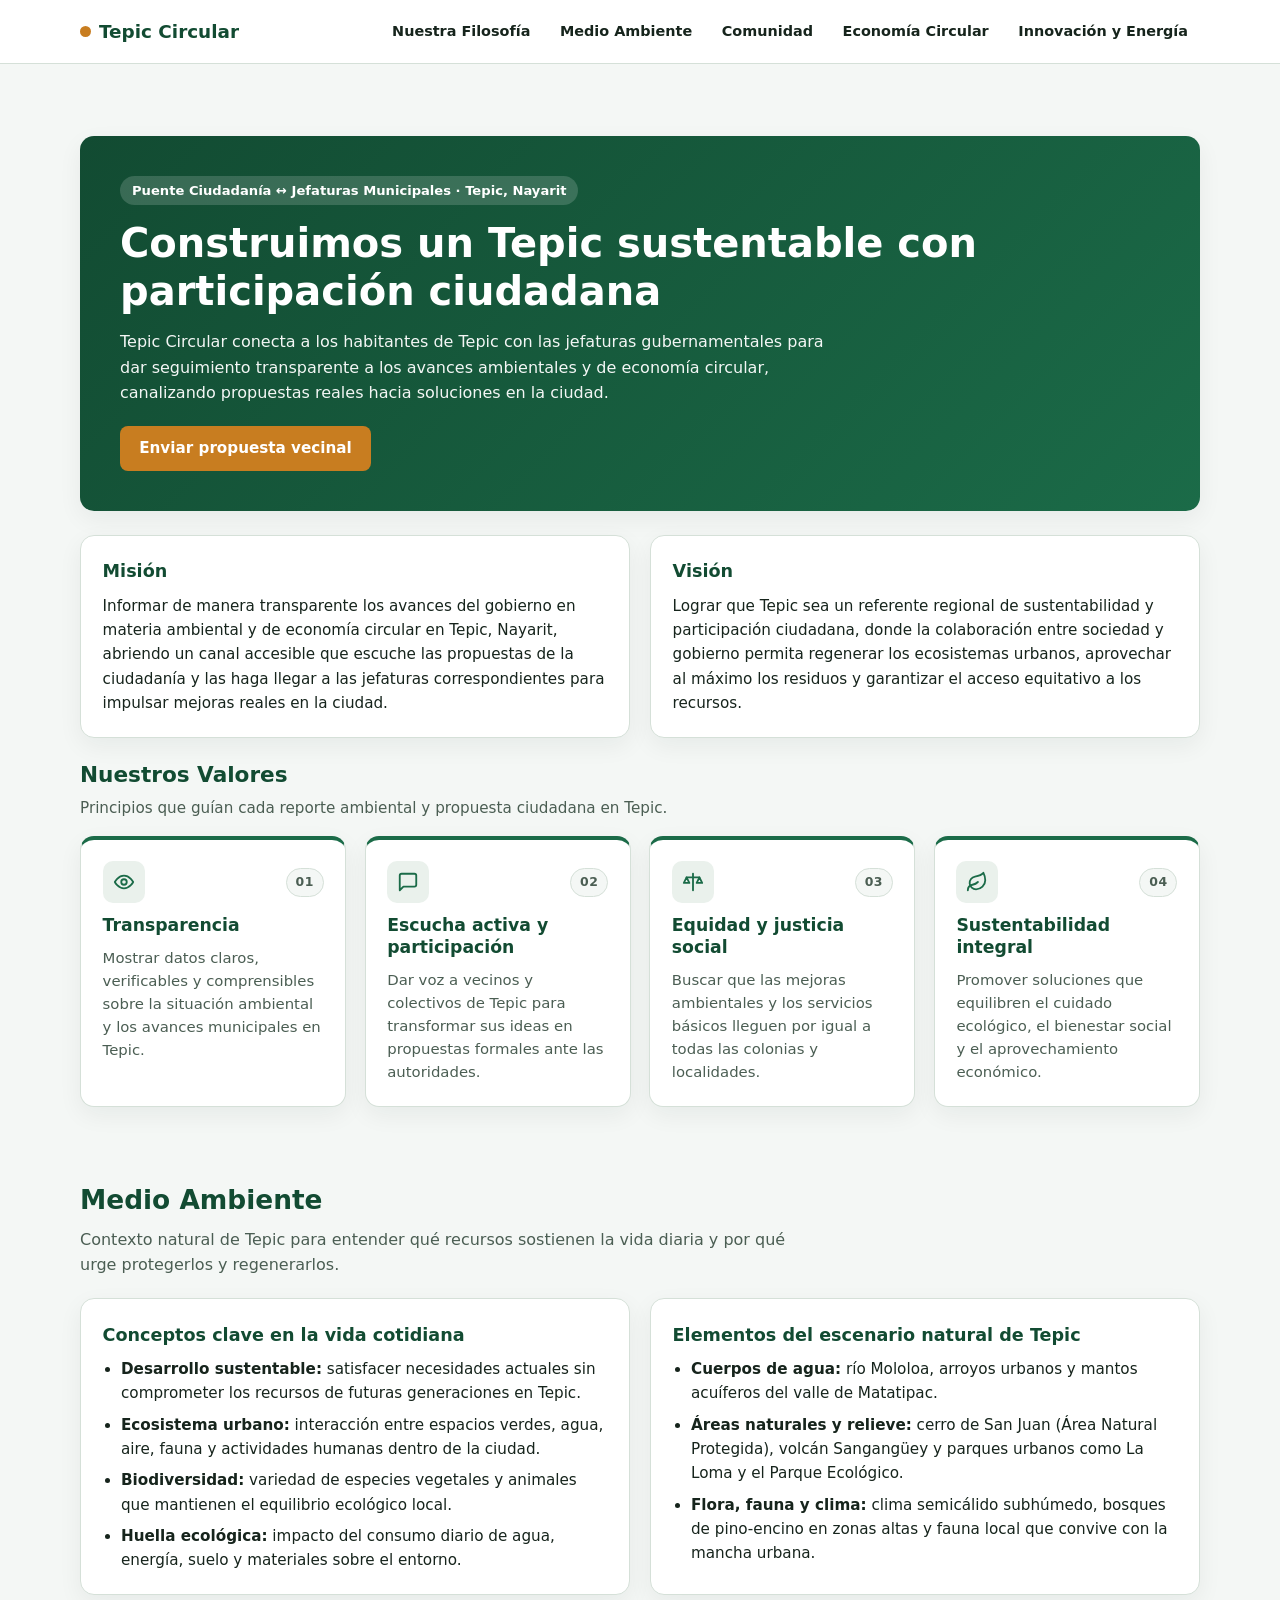
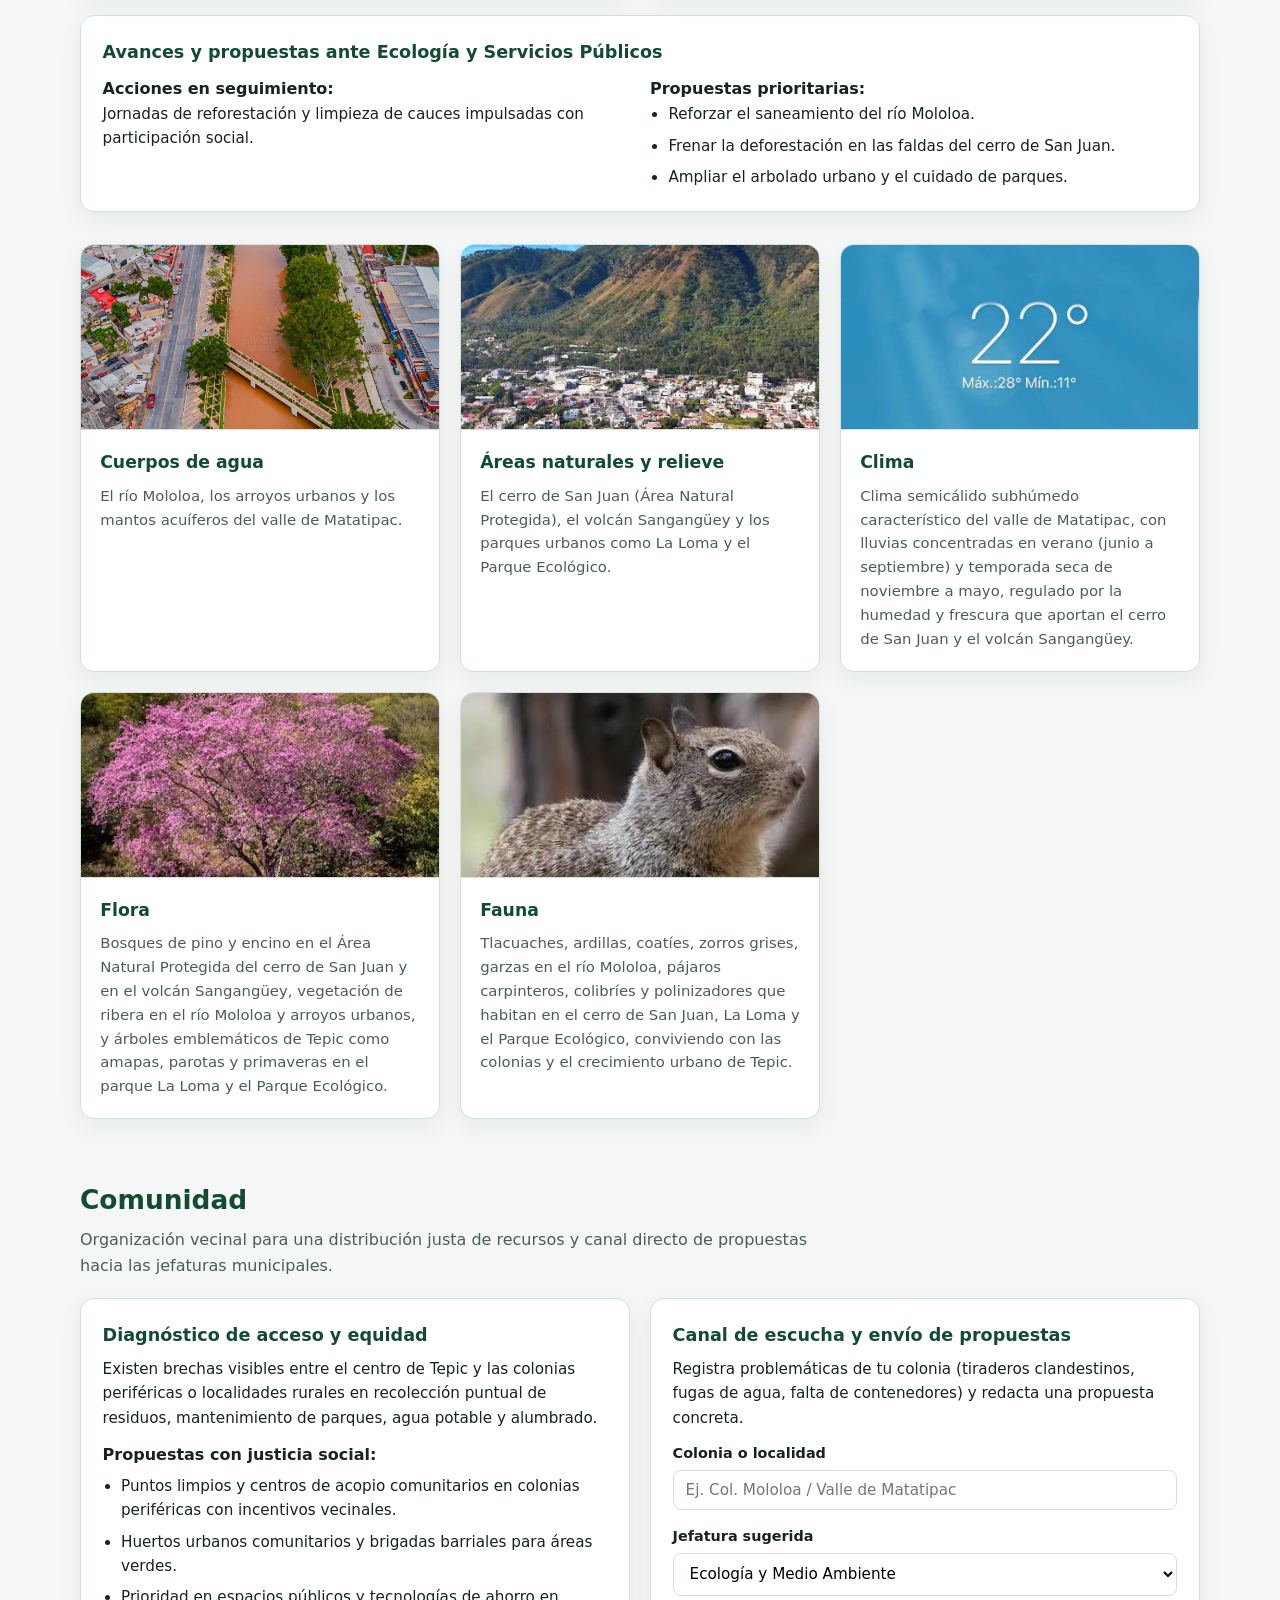
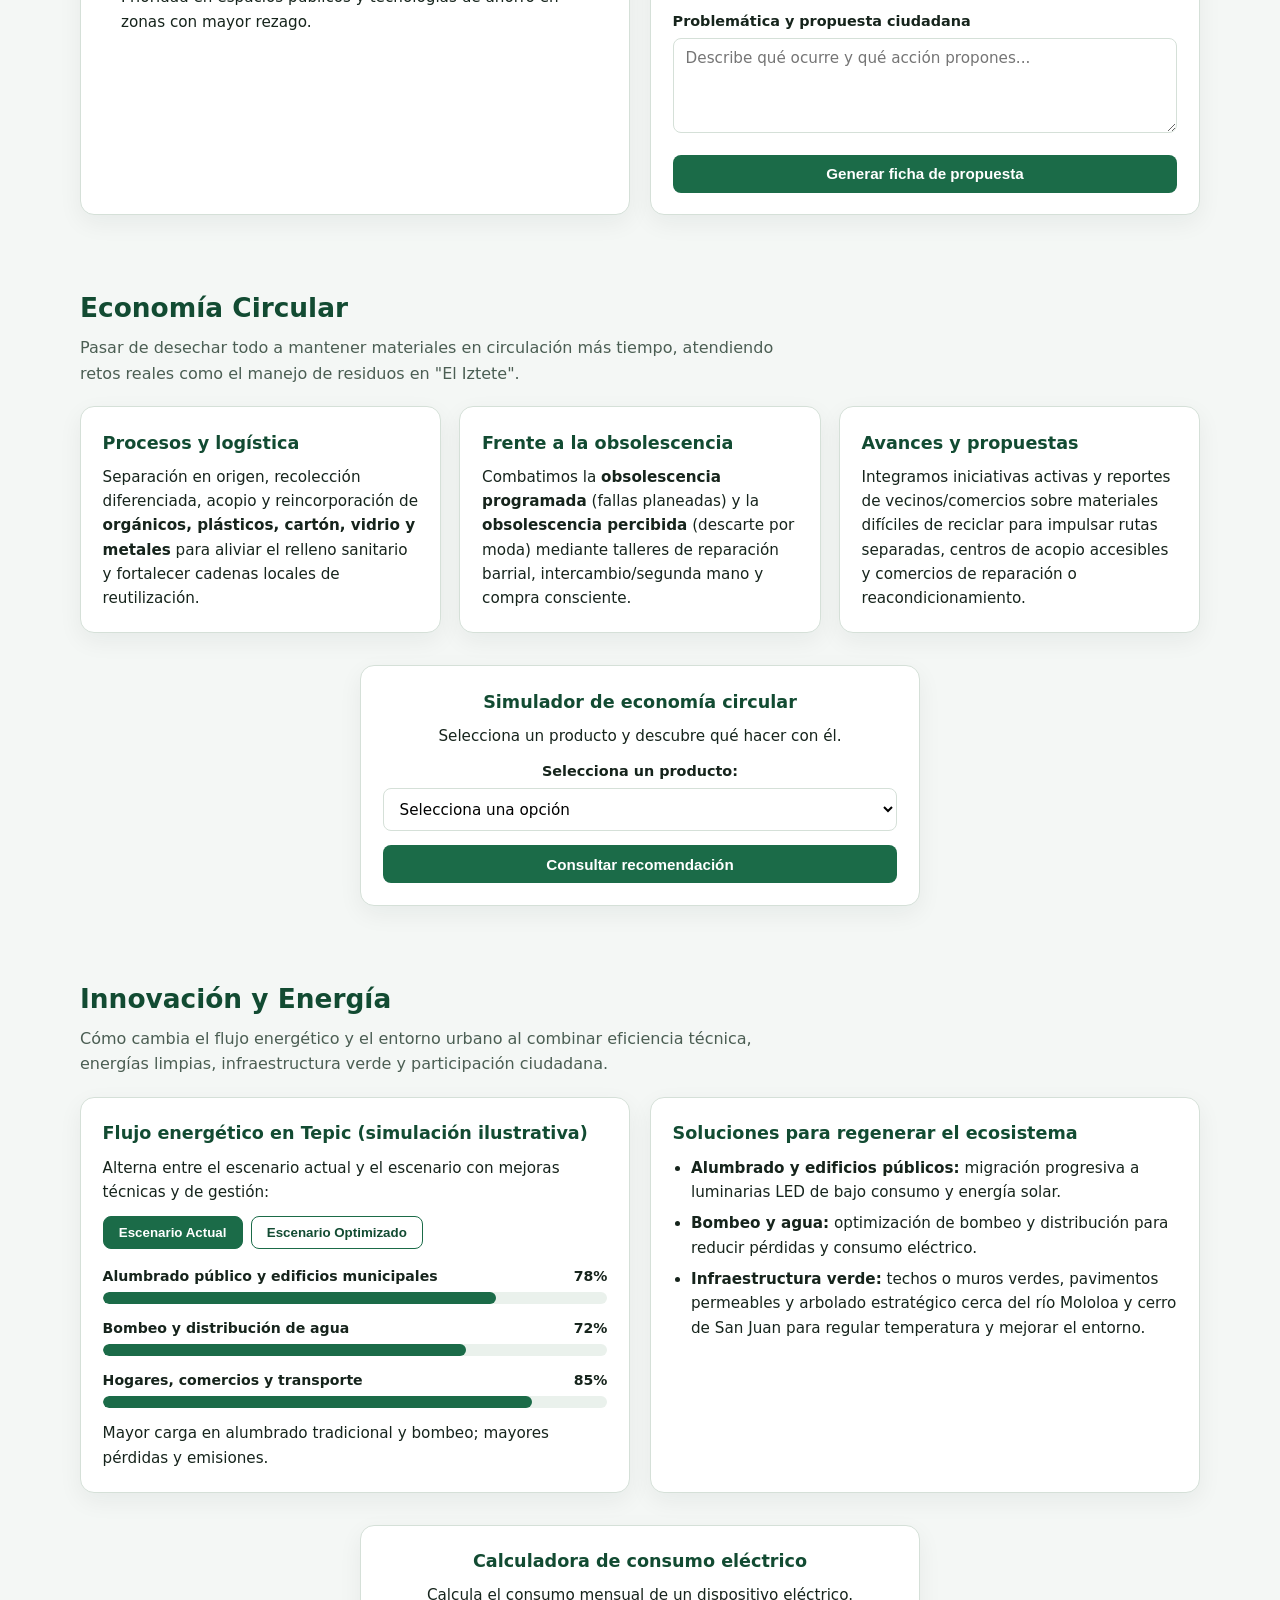
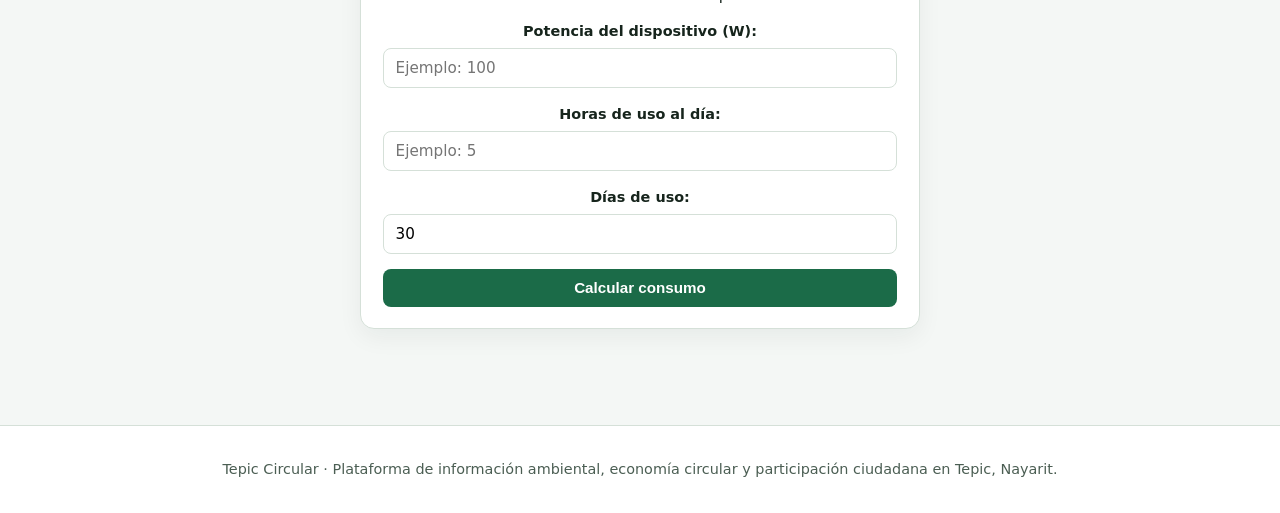
<file: index.html>
<!DOCTYPE html>
<html lang="es">
<head>
  <meta charset="UTF-8" />
  <meta name="viewport" content="width=device-width, initial-scale=1.0" />
  <title>Tepic Circular | Sustentabilidad, Comunidad y Gobierno</title>
  <link rel="stylesheet" href="css/base.css" />
  <link rel="stylesheet" href="css/header.css" />
  <link rel="stylesheet" href="css/components.css" />
</head>
<body>
  <header>
    <div class="nav-container">
      <a class="brand" href="#filosofia">
        <span class="brand-dot"></span>
        Tepic Circular
      </a>
      <nav aria-label="Secciones principales">
        <a href="#filosofia">Nuestra Filosofía</a>
        <a href="#medio-ambiente">Medio Ambiente</a>
        <a href="#comunidad">Comunidad</a>
        <a href="#economia-circular">Economía Circular</a>
        <a href="#innovacion-energia">Innovación y Energía</a>
      </nav>
    </div>
  </header>

  <main>
    <!-- 1. NUESTRA FILOSOFÍA -->
    <section id="filosofia">
      <div class="hero">
        <span class="badge">Puente Ciudadanía ↔ Jefaturas Municipales · Tepic, Nayarit</span>
        <h1>Construimos un Tepic sustentable con participación ciudadana</h1>
        <p>
          Tepic Circular conecta a los habitantes de Tepic con las jefaturas gubernamentales
          para dar seguimiento transparente a los avances ambientales y de economía circular,
          canalizando propuestas reales hacia soluciones en la ciudad.
        </p>
        <a class="btn" href="#comunidad">Enviar propuesta vecinal</a>
      </div>

      <div class="grid-2 mb-md">
        <article class="card">
          <h3>Misión</h3>
          <p>
            Informar de manera transparente los avances del gobierno en materia ambiental y de
            economía circular en Tepic, Nayarit, abriendo un canal accesible que escuche las
            propuestas de la ciudadanía y las haga llegar a las jefaturas correspondientes para
            impulsar mejoras reales en la ciudad.
          </p>
        </article>
        <article class="card">
          <h3>Visión</h3>
          <p>
            Lograr que Tepic sea un referente regional de sustentabilidad y participación
            ciudadana, donde la colaboración entre sociedad y gobierno permita regenerar los
            ecosistemas urbanos, aprovechar al máximo los residuos y garantizar el acceso
            equitativo a los recursos.
          </p>
        </article>
      </div>

<div class="values-header">
        <h3>Nuestros Valores</h3>
        <p>Principios que guían cada reporte ambiental y propuesta ciudadana en Tepic.</p>
      </div>

      <div class="values-grid">
        <article class="value-card">
          <div class="value-top">
            <span class="value-icon" aria-hidden="true">
              <svg viewBox="0 0 24 24">
                <path d="M2 12s3.5-7 10-7 10 7 10 7-3.5 7-10 7-10-7-10-7Z" />
                <circle cx="12" cy="12" r="3" />
              </svg>
            </span>
            <span class="value-index">01</span>
          </div>
          <h4>Transparencia</h4>
          <p>
            Mostrar datos claros, verificables y comprensibles sobre la situación ambiental y los
            avances municipales en Tepic.
          </p>
        </article>

        <article class="value-card">
          <div class="value-top">
            <span class="value-icon" aria-hidden="true">
              <svg viewBox="0 0 24 24">
                <path d="M21 15a2 2 0 0 1-2 2H7l-4 4V5a2 2 0 0 1 2-2h14a2 2 0 0 1 2 2z" />
              </svg>
            </span>
            <span class="value-index">02</span>
          </div>
          <h4>Escucha activa y participación</h4>
          <p>
            Dar voz a vecinos y colectivos de Tepic para transformar sus ideas en propuestas
            formales ante las autoridades.
          </p>
        </article>

        <article class="value-card">
          <div class="value-top">
            <span class="value-icon" aria-hidden="true">
              <svg viewBox="0 0 24 24">
                <path d="M12 3v18" />
                <path d="M5 7h14" />
                <path d="m5 7-3 6h6l-3-6Z" />
                <path d="m19 7-3 6h6l-3-6Z" />
              </svg>
            </span>
            <span class="value-index">03</span>
          </div>
          <h4>Equidad y justicia social</h4>
          <p>
            Buscar que las mejoras ambientales y los servicios básicos lleguen por igual a todas
            las colonias y localidades.
          </p>
        </article>

        <article class="value-card">
          <div class="value-top">
            <span class="value-icon" aria-hidden="true">
              <svg viewBox="0 0 24 24">
                <path d="M11 20A7 7 0 0 1 9.8 6.1C15.5 5 17 4.48 19 2c1 2 2 4.18 2 8 0 5.5-4.78 10-10 10Z" />
                <path d="M2 21c0-3 1.85-5.36 5.08-6C9.5 14.52 12 13 13 12" />
              </svg>
            </span>
            <span class="value-index">04</span>
          </div>
          <h4>Sustentabilidad integral</h4>
          <p>
            Promover soluciones que equilibren el cuidado ecológico, el bienestar social y el
            aprovechamiento económico.
          </p>
        </article>
      </div>

    </section>

    <!-- 2. MEDIO AMBIENTE -->
    <section id="medio-ambiente">
      <div class="section-header">
        <h2>Medio Ambiente</h2>
        <p>
          Contexto natural de Tepic para entender qué recursos sostienen la vida diaria y por
          qué urge protegerlos y regenerarlos.
        </p>
      </div>

      <div class="grid-2 mb-md">
        <article class="card">
          <h3>Conceptos clave en la vida cotidiana</h3>
          <ul class="clean-list">
            <li><strong>Desarrollo sustentable:</strong> satisfacer necesidades actuales sin comprometer los recursos de futuras generaciones en Tepic.</li>
            <li><strong>Ecosistema urbano:</strong> interacción entre espacios verdes, agua, aire, fauna y actividades humanas dentro de la ciudad.</li>
            <li><strong>Biodiversidad:</strong> variedad de especies vegetales y animales que mantienen el equilibrio ecológico local.</li>
            <li><strong>Huella ecológica:</strong> impacto del consumo diario de agua, energía, suelo y materiales sobre el entorno.</li>
          </ul>
        </article>

        <article class="card">
          <h3>Elementos del escenario natural de Tepic</h3>
          <ul class="clean-list">
            <li><strong>Cuerpos de agua:</strong> río Mololoa, arroyos urbanos y mantos acuíferos del valle de Matatipac.</li>
            <li><strong>Áreas naturales y relieve:</strong> cerro de San Juan (Área Natural Protegida), volcán Sangangüey y parques urbanos como La Loma y el Parque Ecológico.</li>
            <li><strong>Flora, fauna y clima:</strong> clima semicálido subhúmedo, bosques de pino-encino en zonas altas y fauna local que convive con la mancha urbana.</li>
          </ul>
        </article>
      </div>

      <div class="card">
        <h3>Avances y propuestas ante Ecología y Servicios Públicos</h3>
        <div class="grid-2 mt-md">
          <div>
            <strong>Acciones en seguimiento:</strong>
            <p>Jornadas de reforestación y limpieza de cauces impulsadas con participación social.</p>
          </div>
          <div>
            <strong>Propuestas prioritarias:</strong>
            <ul class="clean-list">
              <li>Reforzar el saneamiento del río Mololoa.</li>
              <li>Frenar la deforestación en las faldas del cerro de San Juan.</li>
              <li>Ampliar el arbolado urbano y el cuidado de parques.</li>
            </ul>
          </div>
        </div>
      </div>
    </section>

    <div class="env-cards-grid">
        <article class="env-media-card">
          <div class="env-media-box">
            <img src="img/rio_mololoa.jpg" alt="Río Mololoa, arroyos urbanos y valle de Matatipac en Tepic" />
          </div>
          <div class="env-media-body">
            <h4>Cuerpos de agua</h4>
            <p>
              El río Mololoa, los arroyos urbanos y los mantos acuíferos del valle de
              Matatipac.
            </p>
          </div>
        </article>

        <article class="env-media-card">
          <div class="env-media-box">
            <img src="img/cerro_de_sanjuan.jpeg" alt="Cerro de San Juan, volcán Sangangüey, La Loma y Parque Ecológico" />
          </div>
          <div class="env-media-body">
            <h4>Áreas naturales y relieve</h4>
            <p>
              El cerro de San Juan (Área Natural Protegida), el volcán Sangangüey y los
              parques urbanos como La Loma y el Parque Ecológico.
            </p>
          </div>
        </article>

        <article class="env-media-card">
            <div class="env-media-box">
                <img src="img/clima.jpeg" alt="Bosques de pino-encino, fauna local y clima semicálido subhúmedo" />
            </div>
            <div class="env-media-body">
                <h4>Clima</h4>
                <p>
                    Clima semicálido subhúmedo característico del valle de Matatipac, con lluvias concentradas en verano (junio a septiembre) y
                    temporada seca de noviembre a mayo, regulado por la humedad y frescura que aportan el cerro de San Juan y el volcán Sangangüey.
                </p>
            </div>
        </article>

         <article class="env-media-card">
          <div class="env-media-box">
            <img src="img/amapa.jpeg" alt="Bosques de pino-encino, fauna local y clima semicálido subhúmedo" />
          </div>
          <div class="env-media-body">
            <h4>Flora</h4>
            <p>
              Bosques de pino y encino en el Área Natural Protegida del cerro de San Juan y en el volcán Sangangüey, 
              vegetación de ribera en el río Mololoa y arroyos urbanos, 
              y árboles emblemáticos de Tepic como amapas, parotas y primaveras en el parque La Loma y el Parque Ecológico.
            </p>
          </div>
        </article>

        <article class="env-media-card">
          <div class="env-media-box">
            <img src="img/ardilla.jpeg" alt="Bosques de pino-encino, fauna local y clima semicálido subhúmedo" />
          </div>
          <div class="env-media-body">
            <h4>Fauna</h4>
            <p>
              Tlacuaches, ardillas, coatíes, zorros grises, garzas en el río Mololoa, pájaros carpinteros, 
              colibríes y polinizadores que habitan en el cerro de San Juan, La Loma y el Parque Ecológico, 
              conviviendo con las colonias y el crecimiento urbano de Tepic.
            </p>
          </div>
        </article>

    </div>

    <!-- 3. COMUNIDAD -->
    <section id="comunidad">
      <div class="section-header">
        <h2>Comunidad</h2>
        <p>
          Organización vecinal para una distribución justa de recursos y canal directo de
          propuestas hacia las jefaturas municipales.
        </p>
      </div>

      <div class="grid-2 mb-md">
        <article class="card">
          <h3>Diagnóstico de acceso y equidad</h3>
          <p class="diagnostico-texto">
            Existen brechas visibles entre el centro de Tepic y las colonias periféricas o
            localidades rurales en recolección puntual de residuos, mantenimiento de parques, agua
            potable y alumbrado.
          </p>
          <strong>Propuestas con justicia social:</strong>
          <ul class="clean-list mt-sm">
            <li>Puntos limpios y centros de acopio comunitarios en colonias periféricas con incentivos vecinales.</li>
            <li>Huertos urbanos comunitarios y brigadas barriales para áreas verdes.</li>
            <li>Prioridad en espacios públicos y tecnologías de ahorro en zonas con mayor rezago.</li>
          </ul>
        </article>

        <article class="card">
          <h3>Canal de escucha y envío de propuestas</h3>
          <p class="form-intro">
            Registra problemáticas de tu colonia (tiraderos clandestinos, fugas de agua, falta de
            contenedores) y redacta una propuesta concreta.
          </p>
          <form class="proposal-form" id="proposalForm">
            <div>
              <label for="colonia">Colonia o localidad</label>
              <input id="colonia" type="text" placeholder="Ej. Col. Mololoa / Valle de Matatipac" required />
            </div>
            <div>
              <label for="jefatura">Jefatura sugerida</label>
              <select id="jefatura">
                <option value="Ecología y Medio Ambiente">Ecología y Medio Ambiente</option>
                <option value="Servicios Públicos y Residuos">Servicios Públicos y Residuos</option>
                <option value="Agua Potable y Saneamiento">Agua Potable y Saneamiento</option>
                <option value="Participación Ciudadana e Infraestructura">Participación Ciudadana e Infraestructura</option>
              </select>
            </div>
            <div>
              <label for="descripcion">Problemática y propuesta ciudadana</label>
              <textarea id="descripcion" placeholder="Describe qué ocurre y qué acción propones..." required></textarea>
            </div>
            <button type="submit" class="btn btn-secondary">Generar ficha de propuesta</button>
          </form>

          <div class="proposal-output" id="proposalOutput" role="status" aria-live="polite"></div>
        </article>
      </div>
    </section>

    <!-- 4. ECONOMÍA CIRCULAR -->
    <section id="economia-circular">
      <div class="section-header">
        <h2>Economía Circular</h2>
        <p>
          Pasar de desechar todo a mantener materiales en circulación más tiempo, atendiendo
          retos reales como el manejo de residuos en "El Iztete".
        </p>
      </div>

      <div class="grid-3">
        <article class="card">
          <h3>Procesos y logística</h3>
          <p>
            Separación en origen, recolección diferenciada, acopio y reincorporación de
            <strong>orgánicos, plásticos, cartón, vidrio y metales</strong> para aliviar el relleno
            sanitario y fortalecer cadenas locales de reutilización.
          </p>
        </article>

        <article class="card">
          <h3>Frente a la obsolescencia</h3>
          <p>
            Combatimos la <strong>obsolescencia programada</strong> (fallas planeadas) y la
            <strong>obsolescencia percibida</strong> (descarte por moda) mediante talleres de
            reparación barrial, intercambio/segunda mano y compra consciente.
          </p>
        </article>

        <article class="card">
          <h3>Avances y propuestas</h3>
          <p>
            Integramos iniciativas activas y reportes de vecinos/comercios sobre materiales
            difíciles de reciclar para impulsar rutas separadas, centros de acopio accesibles y
            comercios de reparación o reacondicionamiento.
          </p>
        </article>
      </div>
      <article class="card mt-lg" style="max-width:560px;margin:2rem auto 0;text-align:center">
        <h3>Simulador de economía circular</h3>
        <p class="form-intro">Selecciona un producto y descubre qué hacer con él.</p>
        <form class="proposal-form" id="circularCalc">
          <div><label for="producto">Selecciona un producto:</label>
          <select id="producto">
            <option value="">Selecciona una opción</option>
            <option value="celular">Celular</option>
            <option value="computadora">Computadora</option>
            <option value="botella">Botella de plástico</option>
            <option value="ropa">Ropa</option>
            <option value="mueble">Mueble</option>
          </select></div>
          <button class="btn btn-secondary" type="button" id="btnCircularCalc">Consultar recomendación</button>
        </form>
        <div class="proposal-output" id="resultadoCircular" role="status" aria-live="polite"></div>
      </article>
    </section>

    <!-- 5. INNOVACIÓN Y ENERGÍA -->
    <section id="innovacion-energia">
      <div class="section-header">
        <h2>Innovación y Energía</h2>
        <p>
          Cómo cambia el flujo energético y el entorno urbano al combinar eficiencia técnica,
          energías limpias, infraestructura verde y participación ciudadana.
        </p>
      </div>

      <div class="grid-2">
        <article class="card">
          <h3>Flujo energético en Tepic (simulación ilustrativa)</h3>
          <p class="energy-intro">
            Alterna entre el escenario actual y el escenario con mejoras técnicas y de gestión:
          </p>
          <div class="toggle-group">
            <button type="button" class="toggle-btn active" id="btnActual">Escenario Actual</button>
            <button type="button" class="toggle-btn" id="btnOptimizado">Escenario Optimizado</button>
          </div>
          <div id="energyBars"></div>
          <p class="energy-summary" id="energySummary"></p>
        </article>

        <article class="card">
          <h3>Soluciones para regenerar el ecosistema</h3>
          <ul class="clean-list">
            <li><strong>Alumbrado y edificios públicos:</strong> migración progresiva a luminarias LED de bajo consumo y energía solar.</li>
            <li><strong>Bombeo y agua:</strong> optimización de bombeo y distribución para reducir pérdidas y consumo eléctrico.</li>
            <li><strong>Infraestructura verde:</strong> techos o muros verdes, pavimentos permeables y arbolado estratégico cerca del río Mololoa y cerro de San Juan para regular temperatura y mejorar el entorno.</li>
          </ul>
        </article>
      </div>
      <article class="card mt-lg" style="max-width:560px;margin:2rem auto 0;text-align:center">
        <h3>Calculadora de consumo eléctrico</h3>
        <p class="form-intro">Calcula el consumo mensual de un dispositivo eléctrico.</p>
        <form class="proposal-form" id="consumptionCalc" novalidate>
          <div><label for="potencia">Potencia del dispositivo (W):</label><input id="potencia" type="number" min="0" step="any" placeholder="Ejemplo: 100"></div>
          <div><label for="horas">Horas de uso al día:</label><input id="horas" type="number" min="0" max="24" step="any" placeholder="Ejemplo: 5"></div>
          <div><label for="dias">Días de uso:</label><input id="dias" type="number" min="1" max="31" value="30"></div>
          <button class="btn btn-secondary" type="button" id="btnConsumptionCalc">Calcular consumo</button>
        </form>
        <div class="proposal-output" id="resultadoEnergia" role="status" aria-live="polite"></div>
      </article>
    </section>
  </main>

  <footer>
    Tepic Circular · Plataforma de información ambiental, economía circular y participación ciudadana en Tepic, Nayarit.
  </footer>

  <script type="module" src="js/main.js"></script>
  <script defer src="js/calculators.js"></script>
</body>
</html>
</file>
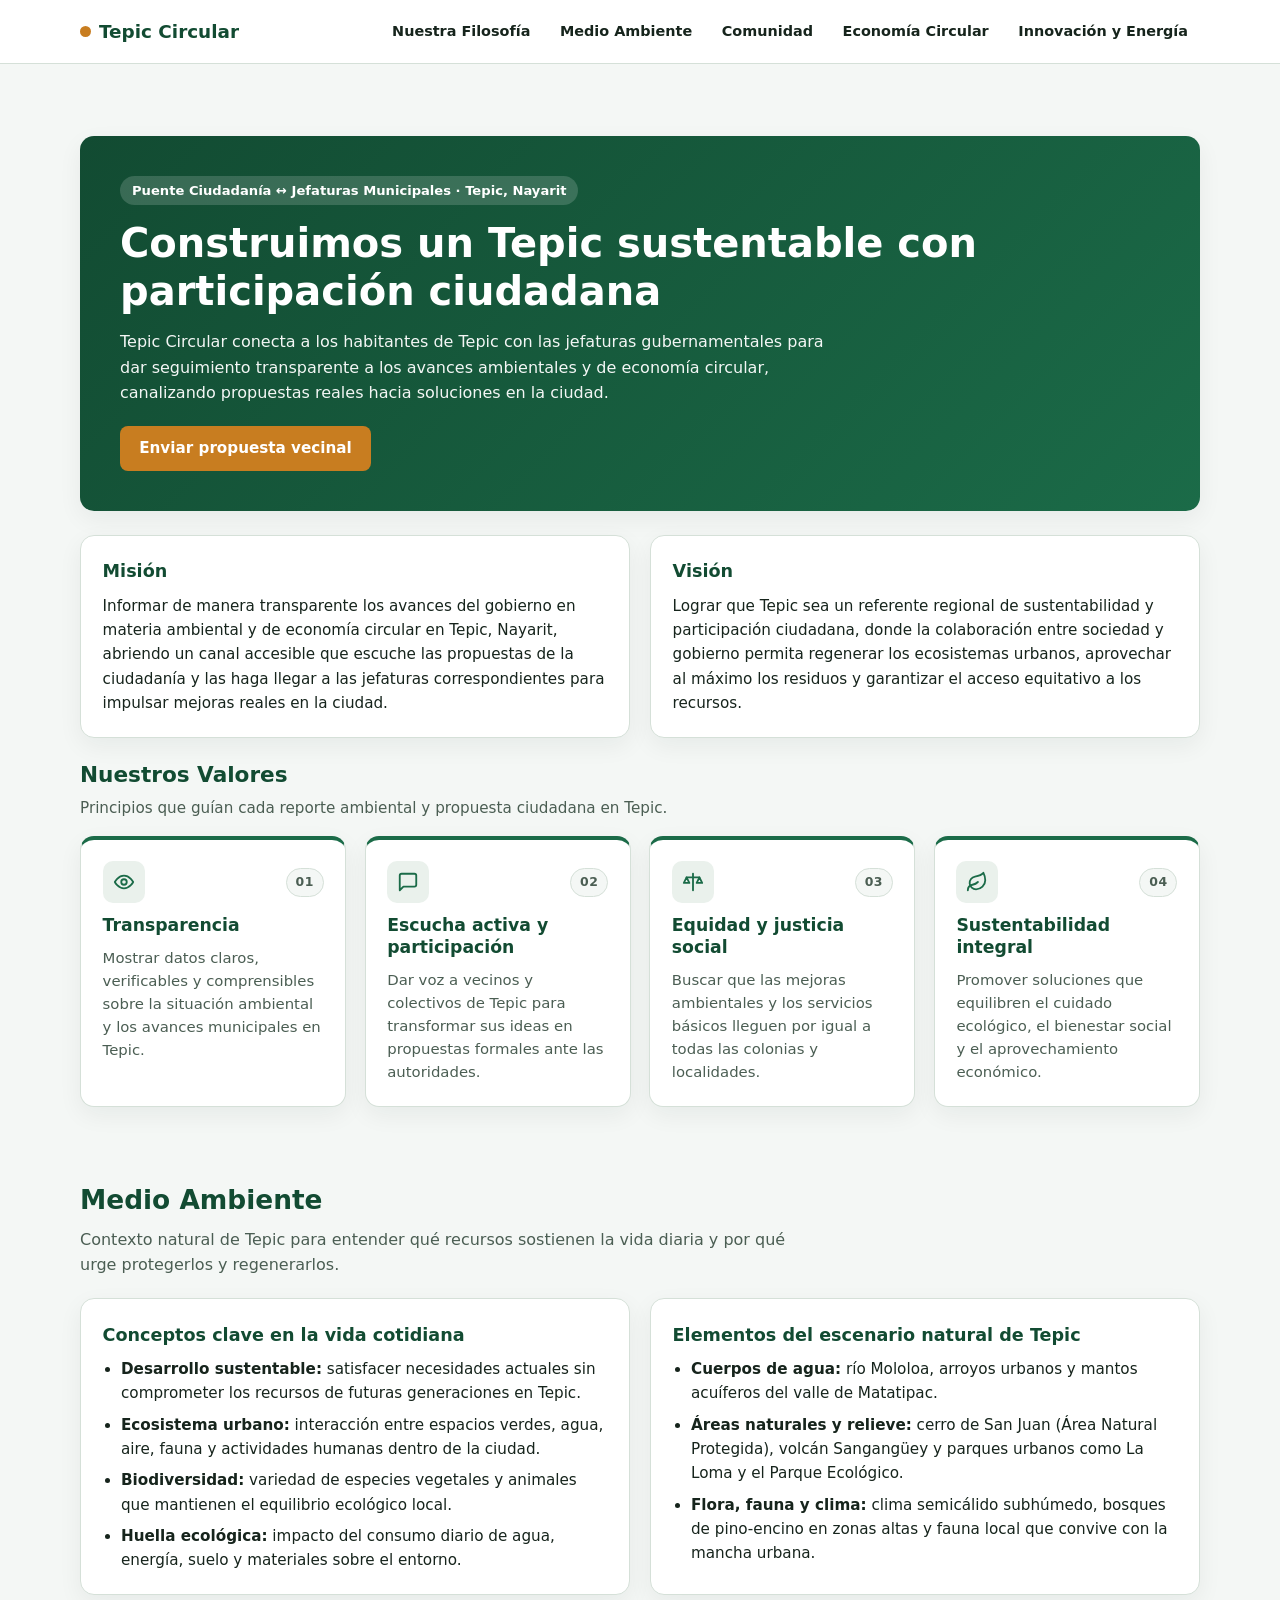
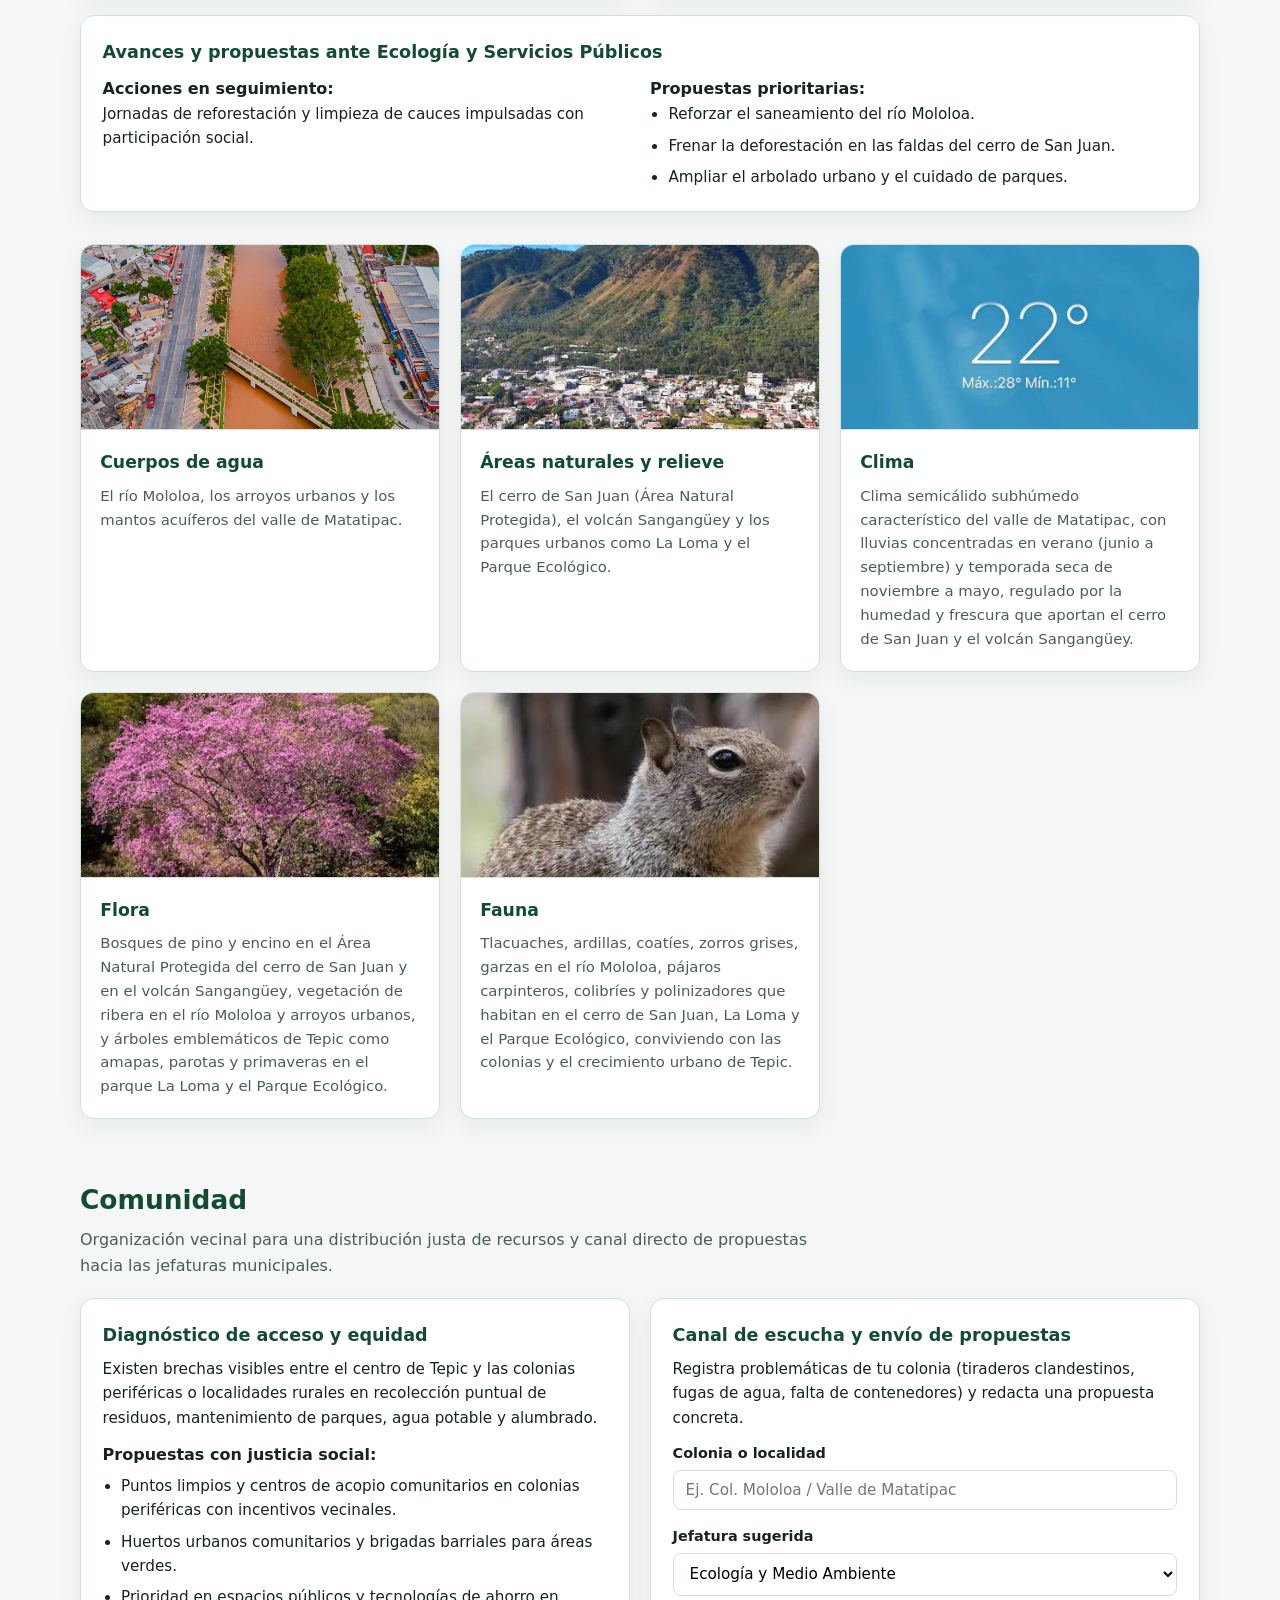
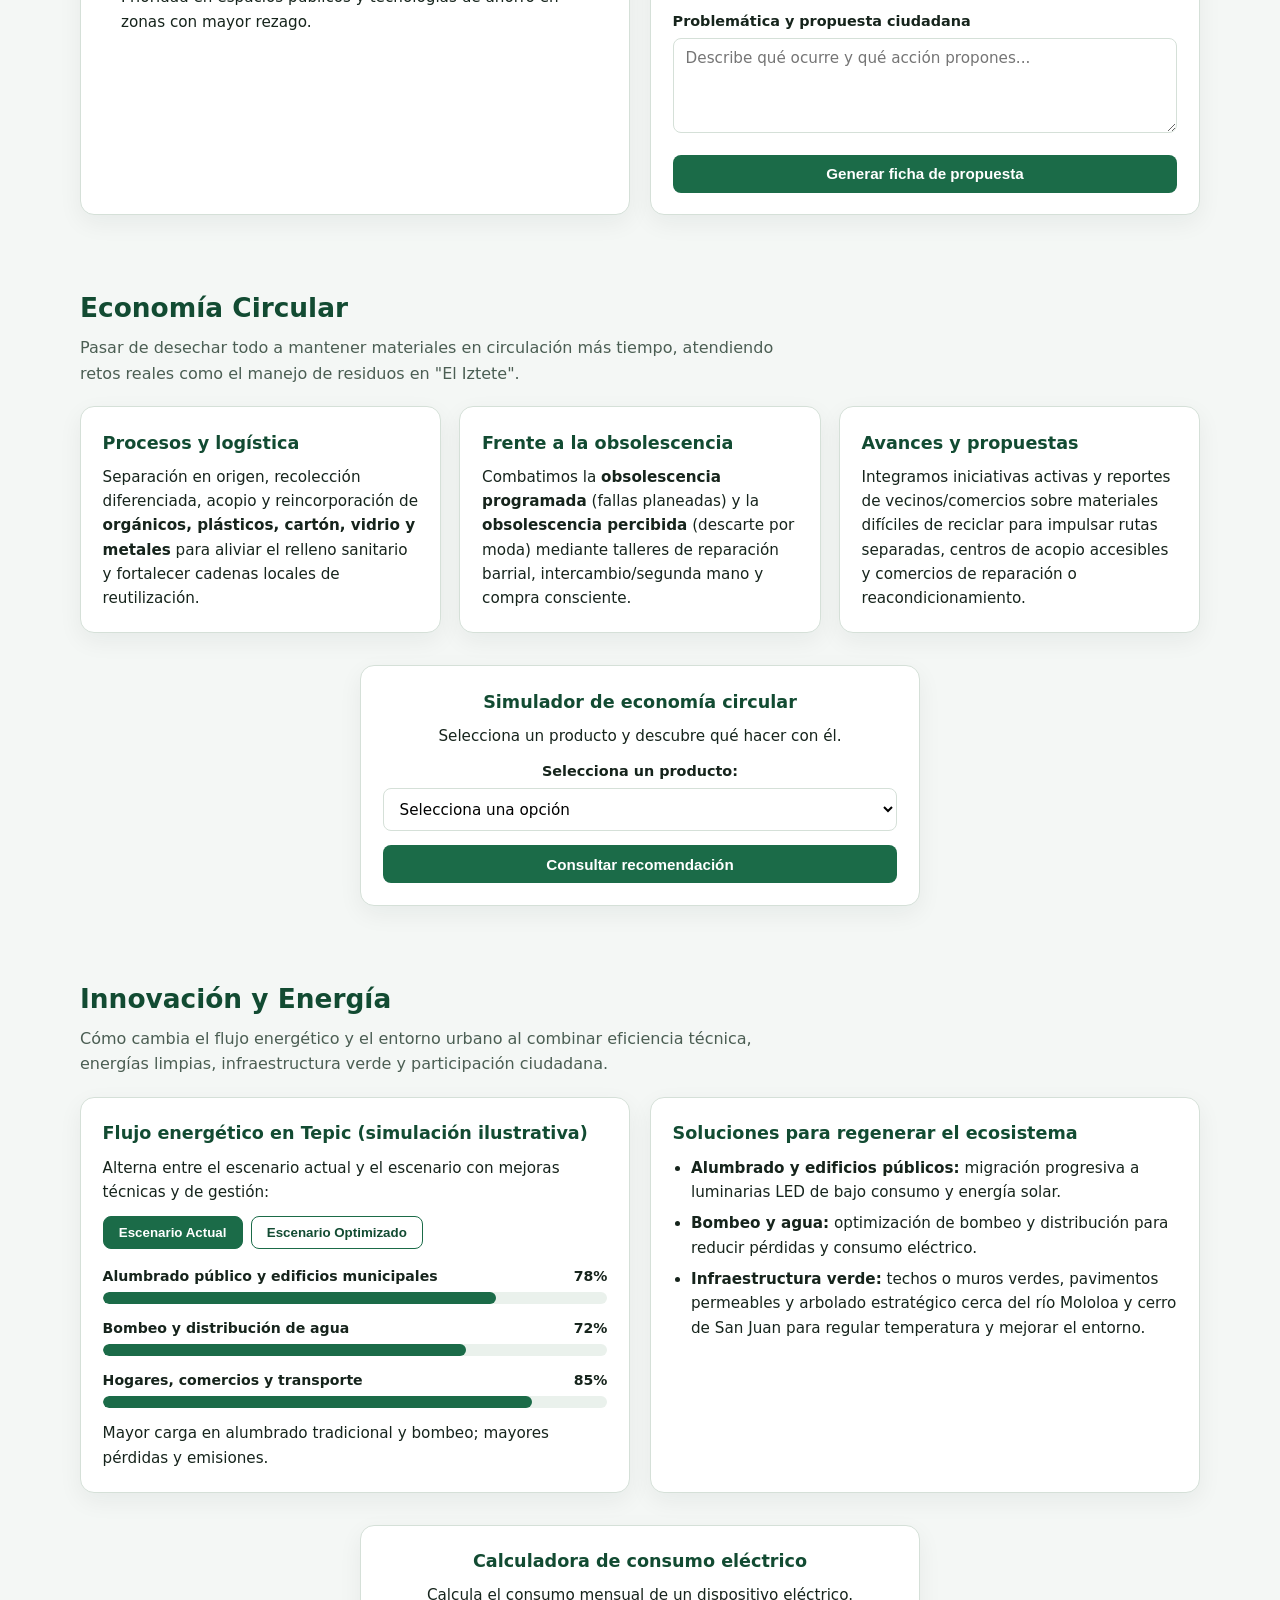
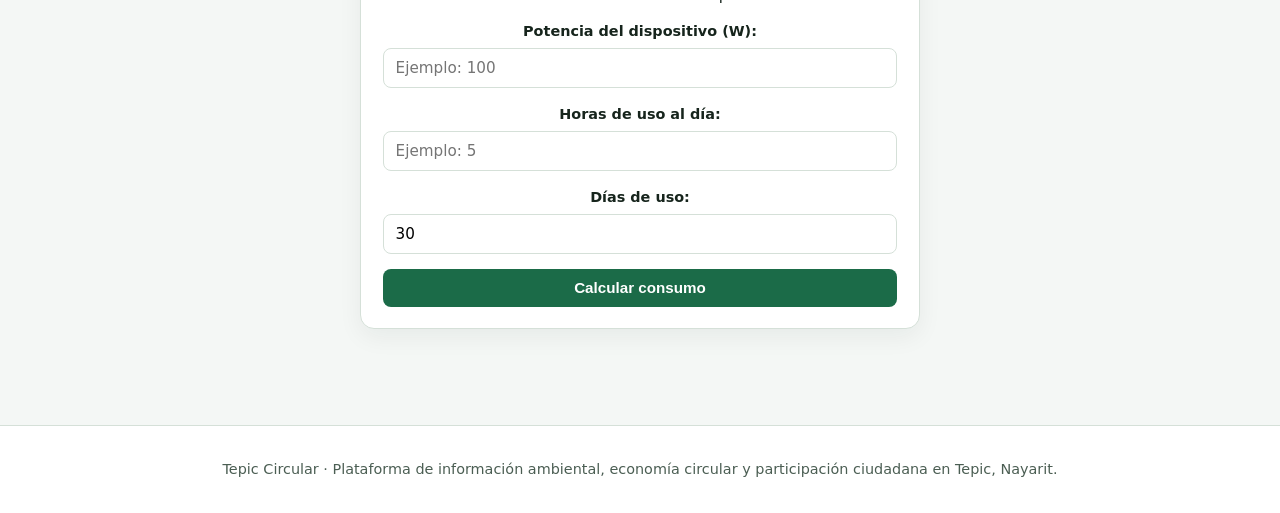
<file: main.html>
<!DOCTYPE html>
<html lang="es">
<head>
  <meta charset="UTF-8" />
  <meta name="viewport" content="width=device-width, initial-scale=1.0" />
  <title>Tepic Circular | Sustentabilidad, Comunidad y Gobierno</title>
  <link rel="stylesheet" href="css/base.css" />
  <link rel="stylesheet" href="css/header.css" />
  <link rel="stylesheet" href="css/components.css" />
</head>
<body>
  <header>
    <div class="nav-container">
      <a class="brand" href="#filosofia">
        <span class="brand-dot"></span>
        Tepic Circular
      </a>
      <nav aria-label="Secciones principales">
        <a href="#filosofia">Nuestra Filosofía</a>
        <a href="#medio-ambiente">Medio Ambiente</a>
        <a href="#comunidad">Comunidad</a>
        <a href="#economia-circular">Economía Circular</a>
        <a href="#innovacion-energia">Innovación y Energía</a>
      </nav>
    </div>
  </header>

  <main>
    <!-- 1. NUESTRA FILOSOFÍA -->
    <section id="filosofia">
      <div class="hero">
        <span class="badge">Puente Ciudadanía ↔ Jefaturas Municipales · Tepic, Nayarit</span>
        <h1>Construimos un Tepic sustentable con participación ciudadana</h1>
        <p>
          Tepic Circular conecta a los habitantes de Tepic con las jefaturas gubernamentales
          para dar seguimiento transparente a los avances ambientales y de economía circular,
          canalizando propuestas reales hacia soluciones en la ciudad.
        </p>
        <a class="btn" href="#comunidad">Enviar propuesta vecinal</a>
      </div>

      <div class="grid-2 mb-md">
        <article class="card">
          <h3>Misión</h3>
          <p>
            Informar de manera transparente los avances del gobierno en materia ambiental y de
            economía circular en Tepic, Nayarit, abriendo un canal accesible que escuche las
            propuestas de la ciudadanía y las haga llegar a las jefaturas correspondientes para
            impulsar mejoras reales en la ciudad.
          </p>
        </article>
        <article class="card">
          <h3>Visión</h3>
          <p>
            Lograr que Tepic sea un referente regional de sustentabilidad y participación
            ciudadana, donde la colaboración entre sociedad y gobierno permita regenerar los
            ecosistemas urbanos, aprovechar al máximo los residuos y garantizar el acceso
            equitativo a los recursos.
          </p>
        </article>
      </div>

<div class="values-header">
        <h3>Nuestros Valores</h3>
        <p>Principios que guían cada reporte ambiental y propuesta ciudadana en Tepic.</p>
      </div>

      <div class="values-grid">
        <article class="value-card">
          <div class="value-top">
            <span class="value-icon" aria-hidden="true">
              <svg viewBox="0 0 24 24">
                <path d="M2 12s3.5-7 10-7 10 7 10 7-3.5 7-10 7-10-7-10-7Z" />
                <circle cx="12" cy="12" r="3" />
              </svg>
            </span>
            <span class="value-index">01</span>
          </div>
          <h4>Transparencia</h4>
          <p>
            Mostrar datos claros, verificables y comprensibles sobre la situación ambiental y los
            avances municipales en Tepic.
          </p>
        </article>

        <article class="value-card">
          <div class="value-top">
            <span class="value-icon" aria-hidden="true">
              <svg viewBox="0 0 24 24">
                <path d="M21 15a2 2 0 0 1-2 2H7l-4 4V5a2 2 0 0 1 2-2h14a2 2 0 0 1 2 2z" />
              </svg>
            </span>
            <span class="value-index">02</span>
          </div>
          <h4>Escucha activa y participación</h4>
          <p>
            Dar voz a vecinos y colectivos de Tepic para transformar sus ideas en propuestas
            formales ante las autoridades.
          </p>
        </article>

        <article class="value-card">
          <div class="value-top">
            <span class="value-icon" aria-hidden="true">
              <svg viewBox="0 0 24 24">
                <path d="M12 3v18" />
                <path d="M5 7h14" />
                <path d="m5 7-3 6h6l-3-6Z" />
                <path d="m19 7-3 6h6l-3-6Z" />
              </svg>
            </span>
            <span class="value-index">03</span>
          </div>
          <h4>Equidad y justicia social</h4>
          <p>
            Buscar que las mejoras ambientales y los servicios básicos lleguen por igual a todas
            las colonias y localidades.
          </p>
        </article>

        <article class="value-card">
          <div class="value-top">
            <span class="value-icon" aria-hidden="true">
              <svg viewBox="0 0 24 24">
                <path d="M11 20A7 7 0 0 1 9.8 6.1C15.5 5 17 4.48 19 2c1 2 2 4.18 2 8 0 5.5-4.78 10-10 10Z" />
                <path d="M2 21c0-3 1.85-5.36 5.08-6C9.5 14.52 12 13 13 12" />
              </svg>
            </span>
            <span class="value-index">04</span>
          </div>
          <h4>Sustentabilidad integral</h4>
          <p>
            Promover soluciones que equilibren el cuidado ecológico, el bienestar social y el
            aprovechamiento económico.
          </p>
        </article>
      </div>

    </section>

    <!-- 2. MEDIO AMBIENTE -->
    <section id="medio-ambiente">
      <div class="section-header">
        <h2>Medio Ambiente</h2>
        <p>
          Contexto natural de Tepic para entender qué recursos sostienen la vida diaria y por
          qué urge protegerlos y regenerarlos.
        </p>
      </div>

      <div class="grid-2 mb-md">
        <article class="card">
          <h3>Conceptos clave en la vida cotidiana</h3>
          <ul class="clean-list">
            <li><strong>Desarrollo sustentable:</strong> satisfacer necesidades actuales sin comprometer los recursos de futuras generaciones en Tepic.</li>
            <li><strong>Ecosistema urbano:</strong> interacción entre espacios verdes, agua, aire, fauna y actividades humanas dentro de la ciudad.</li>
            <li><strong>Biodiversidad:</strong> variedad de especies vegetales y animales que mantienen el equilibrio ecológico local.</li>
            <li><strong>Huella ecológica:</strong> impacto del consumo diario de agua, energía, suelo y materiales sobre el entorno.</li>
          </ul>
        </article>

        <article class="card">
          <h3>Elementos del escenario natural de Tepic</h3>
          <ul class="clean-list">
            <li><strong>Cuerpos de agua:</strong> río Mololoa, arroyos urbanos y mantos acuíferos del valle de Matatipac.</li>
            <li><strong>Áreas naturales y relieve:</strong> cerro de San Juan (Área Natural Protegida), volcán Sangangüey y parques urbanos como La Loma y el Parque Ecológico.</li>
            <li><strong>Flora, fauna y clima:</strong> clima semicálido subhúmedo, bosques de pino-encino en zonas altas y fauna local que convive con la mancha urbana.</li>
          </ul>
        </article>
      </div>

      <div class="card">
        <h3>Avances y propuestas ante Ecología y Servicios Públicos</h3>
        <div class="grid-2 mt-md">
          <div>
            <strong>Acciones en seguimiento:</strong>
            <p>Jornadas de reforestación y limpieza de cauces impulsadas con participación social.</p>
          </div>
          <div>
            <strong>Propuestas prioritarias:</strong>
            <ul class="clean-list">
              <li>Reforzar el saneamiento del río Mololoa.</li>
              <li>Frenar la deforestación en las faldas del cerro de San Juan.</li>
              <li>Ampliar el arbolado urbano y el cuidado de parques.</li>
            </ul>
          </div>
        </div>
      </div>
    </section>

    <div class="env-cards-grid">
        <article class="env-media-card">
          <div class="env-media-box">
            <img src="img/rio_mololoa.jpg" alt="Río Mololoa, arroyos urbanos y valle de Matatipac en Tepic" />
          </div>
          <div class="env-media-body">
            <h4>Cuerpos de agua</h4>
            <p>
              El río Mololoa, los arroyos urbanos y los mantos acuíferos del valle de
              Matatipac.
            </p>
          </div>
        </article>

        <article class="env-media-card">
          <div class="env-media-box">
            <img src="img/cerro_de_sanjuan.jpeg" alt="Cerro de San Juan, volcán Sangangüey, La Loma y Parque Ecológico" />
          </div>
          <div class="env-media-body">
            <h4>Áreas naturales y relieve</h4>
            <p>
              El cerro de San Juan (Área Natural Protegida), el volcán Sangangüey y los
              parques urbanos como La Loma y el Parque Ecológico.
            </p>
          </div>
        </article>

        <article class="env-media-card">
            <div class="env-media-box">
                <img src="img/clima.jpeg" alt="Bosques de pino-encino, fauna local y clima semicálido subhúmedo" />
            </div>
            <div class="env-media-body">
                <h4>Clima</h4>
                <p>
                    Clima semicálido subhúmedo característico del valle de Matatipac, con lluvias concentradas en verano (junio a septiembre) y
                    temporada seca de noviembre a mayo, regulado por la humedad y frescura que aportan el cerro de San Juan y el volcán Sangangüey.
                </p>
            </div>
        </article>

         <article class="env-media-card">
          <div class="env-media-box">
            <img src="img/amapa.jpeg" alt="Bosques de pino-encino, fauna local y clima semicálido subhúmedo" />
          </div>
          <div class="env-media-body">
            <h4>Flora</h4>
            <p>
              Bosques de pino y encino en el Área Natural Protegida del cerro de San Juan y en el volcán Sangangüey, 
              vegetación de ribera en el río Mololoa y arroyos urbanos, 
              y árboles emblemáticos de Tepic como amapas, parotas y primaveras en el parque La Loma y el Parque Ecológico.
            </p>
          </div>
        </article>

        <article class="env-media-card">
          <div class="env-media-box">
            <img src="img/ardilla.jpeg" alt="Bosques de pino-encino, fauna local y clima semicálido subhúmedo" />
          </div>
          <div class="env-media-body">
            <h4>Fauna</h4>
            <p>
              Tlacuaches, ardillas, coatíes, zorros grises, garzas en el río Mololoa, pájaros carpinteros, 
              colibríes y polinizadores que habitan en el cerro de San Juan, La Loma y el Parque Ecológico, 
              conviviendo con las colonias y el crecimiento urbano de Tepic.
            </p>
          </div>
        </article>

    </div>

    <!-- 3. COMUNIDAD -->
    <section id="comunidad">
      <div class="section-header">
        <h2>Comunidad</h2>
        <p>
          Organización vecinal para una distribución justa de recursos y canal directo de
          propuestas hacia las jefaturas municipales.
        </p>
      </div>

      <div class="grid-2 mb-md">
        <article class="card">
          <h3>Diagnóstico de acceso y equidad</h3>
          <p class="diagnostico-texto">
            Existen brechas visibles entre el centro de Tepic y las colonias periféricas o
            localidades rurales en recolección puntual de residuos, mantenimiento de parques, agua
            potable y alumbrado.
          </p>
          <strong>Propuestas con justicia social:</strong>
          <ul class="clean-list mt-sm">
            <li>Puntos limpios y centros de acopio comunitarios en colonias periféricas con incentivos vecinales.</li>
            <li>Huertos urbanos comunitarios y brigadas barriales para áreas verdes.</li>
            <li>Prioridad en espacios públicos y tecnologías de ahorro en zonas con mayor rezago.</li>
          </ul>
        </article>

        <article class="card">
          <h3>Canal de escucha y envío de propuestas</h3>
          <p class="form-intro">
            Registra problemáticas de tu colonia (tiraderos clandestinos, fugas de agua, falta de
            contenedores) y redacta una propuesta concreta.
          </p>
          <form class="proposal-form" id="proposalForm">
            <div>
              <label for="colonia">Colonia o localidad</label>
              <input id="colonia" type="text" placeholder="Ej. Col. Mololoa / Valle de Matatipac" required />
            </div>
            <div>
              <label for="jefatura">Jefatura sugerida</label>
              <select id="jefatura">
                <option value="Ecología y Medio Ambiente">Ecología y Medio Ambiente</option>
                <option value="Servicios Públicos y Residuos">Servicios Públicos y Residuos</option>
                <option value="Agua Potable y Saneamiento">Agua Potable y Saneamiento</option>
                <option value="Participación Ciudadana e Infraestructura">Participación Ciudadana e Infraestructura</option>
              </select>
            </div>
            <div>
              <label for="descripcion">Problemática y propuesta ciudadana</label>
              <textarea id="descripcion" placeholder="Describe qué ocurre y qué acción propones..." required></textarea>
            </div>
            <button type="submit" class="btn btn-secondary">Generar ficha de propuesta</button>
          </form>

          <div class="proposal-output" id="proposalOutput" role="status" aria-live="polite"></div>
        </article>
      </div>
    </section>

    <!-- 4. ECONOMÍA CIRCULAR -->
    <section id="economia-circular">
      <div class="section-header">
        <h2>Economía Circular</h2>
        <p>
          Pasar de desechar todo a mantener materiales en circulación más tiempo, atendiendo
          retos reales como el manejo de residuos en "El Iztete".
        </p>
      </div>

      <div class="grid-3">
        <article class="card">
          <h3>Procesos y logística</h3>
          <p>
            Separación en origen, recolección diferenciada, acopio y reincorporación de
            <strong>orgánicos, plásticos, cartón, vidrio y metales</strong> para aliviar el relleno
            sanitario y fortalecer cadenas locales de reutilización.
          </p>
        </article>

        <article class="card">
          <h3>Frente a la obsolescencia</h3>
          <p>
            Combatimos la <strong>obsolescencia programada</strong> (fallas planeadas) y la
            <strong>obsolescencia percibida</strong> (descarte por moda) mediante talleres de
            reparación barrial, intercambio/segunda mano y compra consciente.
          </p>
        </article>

        <article class="card">
          <h3>Avances y propuestas</h3>
          <p>
            Integramos iniciativas activas y reportes de vecinos/comercios sobre materiales
            difíciles de reciclar para impulsar rutas separadas, centros de acopio accesibles y
            comercios de reparación o reacondicionamiento.
          </p>
        </article>
      </div>
      <article class="card mt-lg" style="max-width:560px;margin:2rem auto 0;text-align:center">
        <h3>Simulador de economía circular</h3>
        <p class="form-intro">Selecciona un producto y descubre qué hacer con él.</p>
        <form class="proposal-form" id="circularCalc">
          <div><label for="producto">Selecciona un producto:</label>
          <select id="producto">
            <option value="">Selecciona una opción</option>
            <option value="celular">Celular</option>
            <option value="computadora">Computadora</option>
            <option value="botella">Botella de plástico</option>
            <option value="ropa">Ropa</option>
            <option value="mueble">Mueble</option>
          </select></div>
          <button class="btn btn-secondary" type="button" id="btnCircularCalc">Consultar recomendación</button>
        </form>
        <div class="proposal-output" id="resultadoCircular" role="status" aria-live="polite"></div>
      </article>
    </section>

    <!-- 5. INNOVACIÓN Y ENERGÍA -->
    <section id="innovacion-energia">
      <div class="section-header">
        <h2>Innovación y Energía</h2>
        <p>
          Cómo cambia el flujo energético y el entorno urbano al combinar eficiencia técnica,
          energías limpias, infraestructura verde y participación ciudadana.
        </p>
      </div>

      <div class="grid-2">
        <article class="card">
          <h3>Flujo energético en Tepic (simulación ilustrativa)</h3>
          <p class="energy-intro">
            Alterna entre el escenario actual y el escenario con mejoras técnicas y de gestión:
          </p>
          <div class="toggle-group">
            <button type="button" class="toggle-btn active" id="btnActual">Escenario Actual</button>
            <button type="button" class="toggle-btn" id="btnOptimizado">Escenario Optimizado</button>
          </div>
          <div id="energyBars"></div>
          <p class="energy-summary" id="energySummary"></p>
        </article>

        <article class="card">
          <h3>Soluciones para regenerar el ecosistema</h3>
          <ul class="clean-list">
            <li><strong>Alumbrado y edificios públicos:</strong> migración progresiva a luminarias LED de bajo consumo y energía solar.</li>
            <li><strong>Bombeo y agua:</strong> optimización de bombeo y distribución para reducir pérdidas y consumo eléctrico.</li>
            <li><strong>Infraestructura verde:</strong> techos o muros verdes, pavimentos permeables y arbolado estratégico cerca del río Mololoa y cerro de San Juan para regular temperatura y mejorar el entorno.</li>
          </ul>
        </article>
      </div>
      <article class="card mt-lg" style="max-width:560px;margin:2rem auto 0;text-align:center">
        <h3>Calculadora de consumo eléctrico</h3>
        <p class="form-intro">Calcula el consumo mensual de un dispositivo eléctrico.</p>
        <form class="proposal-form" id="consumptionCalc" novalidate>
          <div><label for="potencia">Potencia del dispositivo (W):</label><input id="potencia" type="number" min="0" step="any" placeholder="Ejemplo: 100"></div>
          <div><label for="horas">Horas de uso al día:</label><input id="horas" type="number" min="0" max="24" step="any" placeholder="Ejemplo: 5"></div>
          <div><label for="dias">Días de uso:</label><input id="dias" type="number" min="1" max="31" value="30"></div>
          <button class="btn btn-secondary" type="button" id="btnConsumptionCalc">Calcular consumo</button>
        </form>
        <div class="proposal-output" id="resultadoEnergia" role="status" aria-live="polite"></div>
      </article>
    </section>
  </main>

  <footer>
    Tepic Circular · Plataforma de información ambiental, economía circular y participación ciudadana en Tepic, Nayarit.
  </footer>

  <script type="module" src="js/main.js"></script>
  <script defer src="js/calculators.js"></script>
</body>
</html>
</file>
<file: css/base.css>
:root {
  --bg: #f4f7f5;
  --surface: #ffffff;
  --surface-alt: #eaf1ec;
  --text: #16241c;
  --muted: #4b5e53;
  --primary: #1b6b48;
  --primary-dark: #124b32;
  --accent: #c87d20;
  --border: #d5e0d8;
  --radius: 14px;
  --shadow: 0 8px 24px rgba(22, 36, 28, 0.06);
}

* {
  box-sizing: border-box;
  margin: 0;
  padding: 0;
}

html {
  scroll-behavior: smooth;
}

body {
  font-family: system-ui, -apple-system, BlinkMacSystemFont, "Segoe UI", Roboto, sans-serif;
  background: var(--bg);
  color: var(--text);
  line-height: 1.6;
}

main {
  max-width: 1160px;
  margin: 0 auto;
  padding: 2rem 1.25rem 4rem;
}

section {
  padding-top: 2.5rem;
  margin-bottom: 2rem;
}

.section-header {
  margin-bottom: 1.25rem;
}

.section-header h2 {
  font-size: 1.65rem;
  color: var(--primary-dark);
  margin-bottom: 0.35rem;
}

.section-header p {
  color: var(--muted);
  max-width: 72ch;
}

.grid-2 {
  display: grid;
  grid-template-columns: repeat(auto-fit, minmax(290px, 1fr));
  gap: 1.25rem;
}

.grid-3 {
  display: grid;
  grid-template-columns: repeat(auto-fit, minmax(240px, 1fr));
  gap: 1.15rem;
}

.mb-md {
  margin-bottom: 1.25rem;
}

.mt-sm {
  margin-top: 0.4rem;
}

.mt-md {
  margin-top: 0.65rem;
}

.mt-lg {
  margin-top: 0.75rem;
}

footer {
  text-align: center;
  padding: 2rem 1rem;
  color: var(--muted);
  font-size: 0.9rem;
  border-top: 1px solid var(--border);
  background: var(--surface);
}
</file>
<file: css/header.css>
header {
  position: sticky;
  top: 0;
  z-index: 100;
  background: rgba(255, 255, 255, 0.94);
  backdrop-filter: blur(8px);
  border-bottom: 1px solid var(--border);
}

.nav-container {
  max-width: 1160px;
  margin: 0 auto;
  padding: 0.85rem 1.25rem;
  display: flex;
  align-items: center;
  justify-content: space-between;
  gap: 1rem;
  flex-wrap: wrap;
}

.brand {
  font-weight: 800;
  font-size: 1.15rem;
  color: var(--primary-dark);
  text-decoration: none;
  display: flex;
  align-items: center;
  gap: 0.5rem;
}

.brand-dot {
  width: 11px;
  height: 11px;
  border-radius: 50%;
  background: var(--accent);
  display: inline-block;
}

nav {
  display: flex;
  gap: 0.35rem;
  flex-wrap: wrap;
}

nav a {
  text-decoration: none;
  color: var(--text);
  font-size: 0.9rem;
  font-weight: 600;
  padding: 0.4rem 0.75rem;
  border-radius: 999px;
  transition: background 0.2s, color 0.2s;
}

nav a:hover {
  background: var(--surface-alt);
  color: var(--primary-dark);
}
</file>
<file: css/components.css>
/* Hero */
.hero {
  background: linear-gradient(135deg, var(--primary-dark), var(--primary));
  color: #ffffff;
  padding: 2.5rem;
  border-radius: var(--radius);
  box-shadow: var(--shadow);
  margin-bottom: 1.5rem;
}

.badge {
  display: inline-block;
  background: rgba(255, 255, 255, 0.16);
  padding: 0.25rem 0.75rem;
  border-radius: 999px;
  font-size: 0.82rem;
  font-weight: 600;
  margin-bottom: 0.9rem;
}

.hero h1 {
  font-size: clamp(1.75rem, 3.5vw, 2.5rem);
  line-height: 1.2;
  margin-bottom: 0.85rem;
}

.hero p {
  max-width: 72ch;
  opacity: 0.95;
  margin-bottom: 1.25rem;
}

/* Botones */
.btn {
  display: inline-block;
  background: var(--accent);
  color: #fff;
  font-weight: 700;
  text-decoration: none;
  padding: 0.65rem 1.2rem;
  border-radius: 8px;
  border: none;
  cursor: pointer;
  font-size: 0.95rem;
}

.btn:hover {
  filter: brightness(1.06);
}

.btn-secondary {
  background: var(--primary);
}

/* Tarjetas y listas */
.card {
  background: var(--surface);
  border: 1px solid var(--border);
  border-radius: var(--radius);
  padding: 1.35rem;
  box-shadow: var(--shadow);
}

.card h3 {
  color: var(--primary-dark);
  margin-bottom: 0.5rem;
  font-size: 1.1rem;
}

.card p,
.card li {
  color: var(--text);
  font-size: 0.95rem;
}

ul.clean-list {
  padding-left: 1.15rem;
  display: flex;
  flex-direction: column;
  gap: 0.45rem;
}

/* Formularios y paneles de salida */
form.proposal-form {
  display: grid;
  gap: 0.9rem;
}

.form-intro,
.diagnostico-texto {
  margin-bottom: 0.75rem;
}

label {
  display: block;
  font-weight: 600;
  font-size: 0.9rem;
  margin-bottom: 0.3rem;
}

input,
select,
textarea {
  width: 100%;
  padding: 0.65rem 0.75rem;
  border: 1px solid var(--border);
  border-radius: 8px;
  font-family: inherit;
  font-size: 0.95rem;
  background: #fff;
}

textarea {
  min-height: 95px;
  resize: vertical;
}

.proposal-output {
  margin-top: 1rem;
  padding: 1rem;
  border-radius: 10px;
  background: var(--surface-alt);
  border-left: 4px solid var(--primary);
  display: none;
}

/* Selector de escenarios y barras de progreso */
.toggle-group {
  display: flex;
  gap: 0.5rem;
  margin-bottom: 1rem;
  flex-wrap: wrap;
}

.toggle-btn {
  padding: 0.5rem 0.95rem;
  border-radius: 8px;
  border: 1px solid var(--primary);
  background: #fff;
  color: var(--primary-dark);
  font-weight: 700;
  cursor: pointer;
}

.toggle-btn.active {
  background: var(--primary);
  color: #fff;
}

.energy-intro,
.energy-summary {
  font-size: 0.9rem;
  margin-bottom: 0.75rem;
}

.energy-intro {
  color: var(--muted);
}

.energy-summary {
  margin-top: 0.75rem;
  margin-bottom: 0;
}

.bar-row {
  margin-bottom: 0.85rem;
}

.bar-label {
  display: flex;
  justify-content: space-between;
  font-size: 0.88rem;
  font-weight: 600;
  margin-bottom: 0.25rem;
}

.bar-track {
  height: 12px;
  background: var(--surface-alt);
  border-radius: 999px;
  overflow: hidden;
}

.bar-fill {
  height: 100%;
  background: var(--primary);
  border-radius: 999px;
  transition: width 0.35s ease;
}

/* Sección Valores (tarjetas destacadas) */
.values-header {
  margin-top: 0.5rem;
  margin-bottom: 1rem;
}

.values-header h3 {
  font-size: 1.35rem;
  color: var(--primary-dark);
  margin-bottom: 0.2rem;
}

.values-header p {
  color: var(--muted);
  font-size: 0.95rem;
}

.values-grid {
  display: grid;
  grid-template-columns: repeat(auto-fit, minmax(240px, 1fr));
  gap: 1.15rem;
}

.value-card {
  background: var(--surface);
  border: 1px solid var(--border);
  border-top: 4px solid var(--primary);
  border-radius: var(--radius);
  padding: 1.35rem;
  box-shadow: var(--shadow);
  display: flex;
  flex-direction: column;
  gap: 0.65rem;
  transition: transform 0.2s ease, box-shadow 0.2s ease, border-top-color 0.2s ease;
}

.value-card:hover {
  transform: translateY(-3px);
  box-shadow: 0 12px 28px rgba(22, 36, 28, 0.1);
  border-top-color: var(--accent);
}

.value-top {
  display: flex;
  align-items: center;
  justify-content: space-between;
}

.value-icon {
  width: 42px;
  height: 42px;
  border-radius: 10px;
  background: var(--surface-alt);
  color: var(--primary);
  display: inline-flex;
  align-items: center;
  justify-content: center;
}

.value-icon svg {
  width: 22px;
  height: 22px;
  stroke: currentColor;
  fill: none;
  stroke-width: 2;
  stroke-linecap: round;
  stroke-linejoin: round;
}

.value-index {
  font-size: 0.78rem;
  font-weight: 800;
  letter-spacing: 0.04em;
  color: var(--muted);
  background: var(--bg);
  border: 1px solid var(--border);
  padding: 0.2rem 0.55rem;
  border-radius: 999px;
}

.value-card h4 {
  color: var(--primary-dark);
  font-size: 1.08rem;
  line-height: 1.3;
}

.value-card p {
  color: var(--muted);
  font-size: 0.93rem;
  line-height: 1.55;
}

/* Tarjetas con imagen para escenario natural */
.env-cards-grid {
  display: grid;
  grid-template-columns: repeat(auto-fit, minmax(280px, 1fr));
  gap: 1.25rem;
  margin-bottom: 1.25rem;
}

.env-media-card {
  background: var(--surface);
  border: 1px solid var(--border);
  border-radius: var(--radius);
  overflow: hidden;
  box-shadow: var(--shadow);
  display: flex;
  flex-direction: column;
}

.env-media-box {
  width: 100%;
  height: 185px;
  background: var(--surface-alt);
  border-bottom: 1px solid var(--border);
  overflow: hidden;
}

.env-media-box img {
  width: 100%;
  height: 100%;
  object-fit: cover;
  display: block;
}

.env-media-body {
  padding: 1.2rem;
  display: flex;
  flex-direction: column;
  gap: 0.5rem;
}

.env-media-body h4 {
  color: var(--primary-dark);
  font-size: 1.08rem;
}

.env-media-body p {
  color: var(--muted);
  font-size: 0.93rem;
}
</file>
